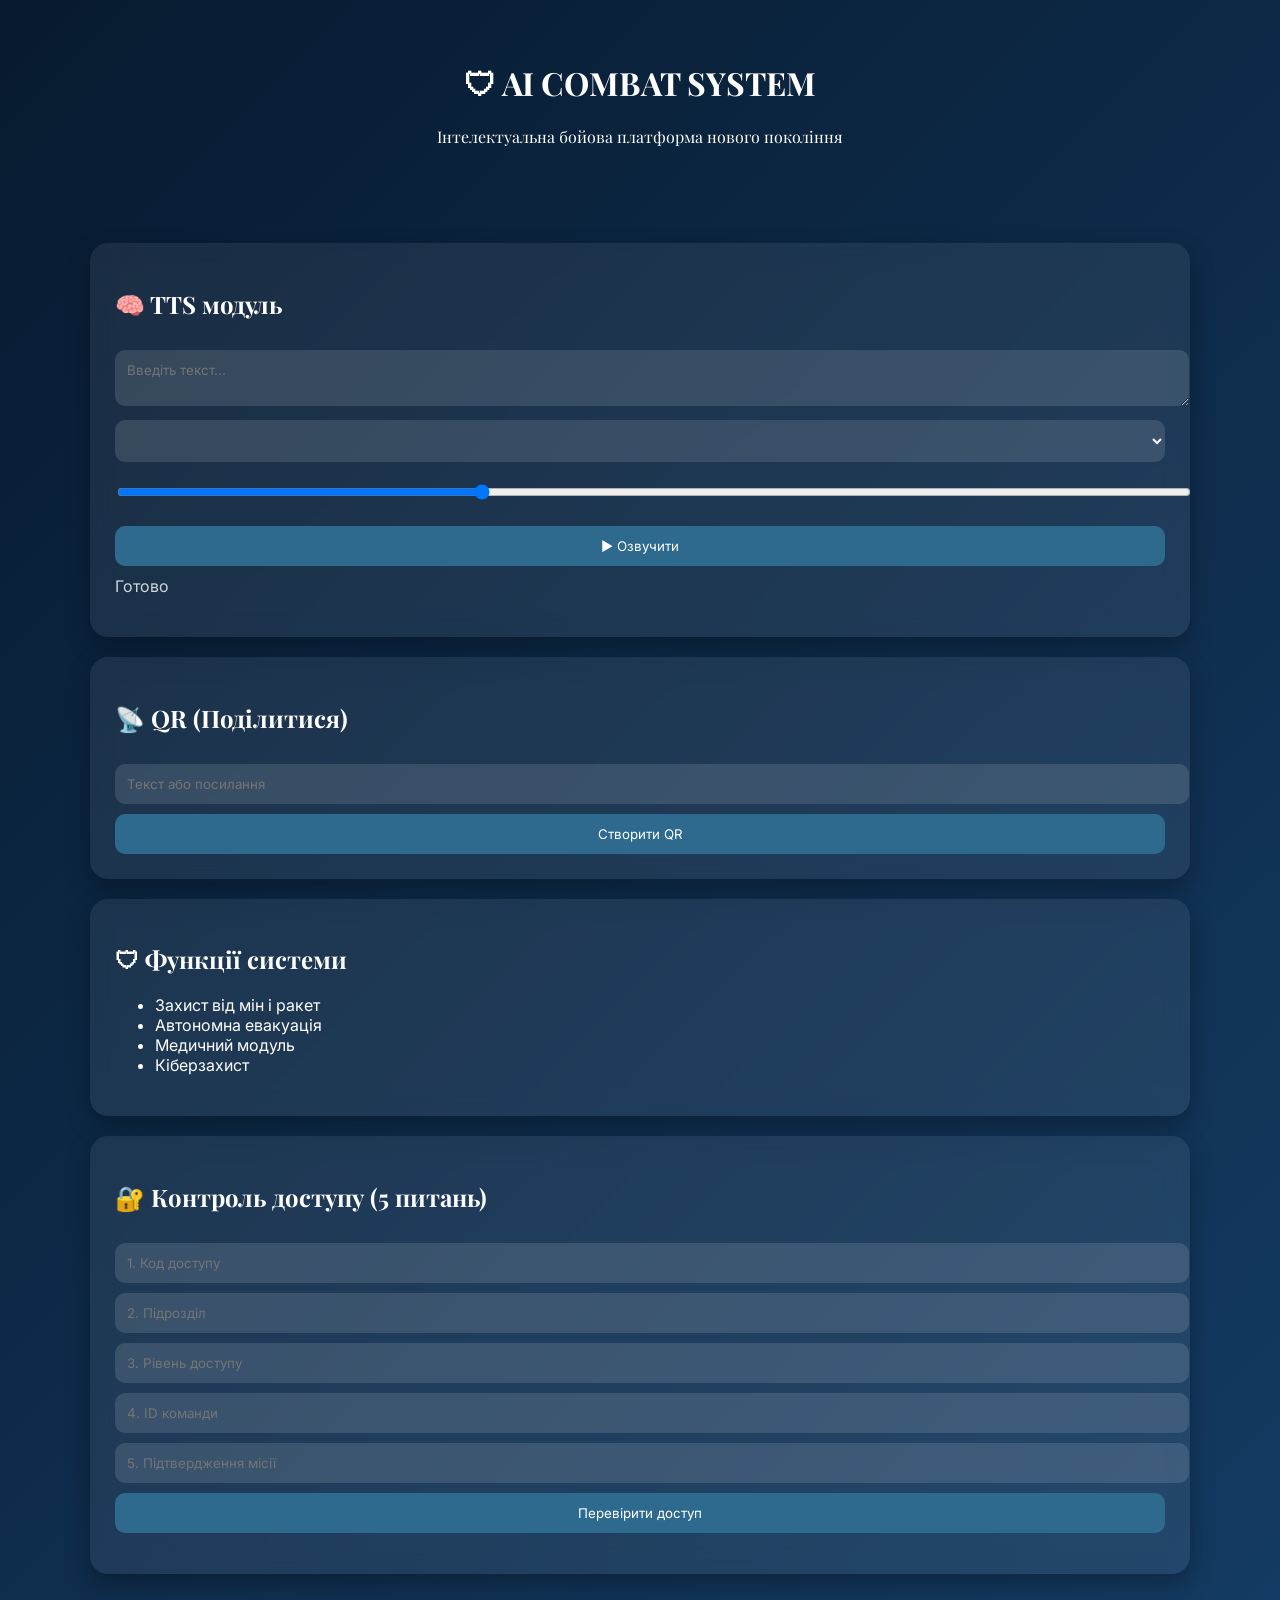
<file: index.html>
<!DOCTYPE html>
<html lang="uk">
<head>
<meta charset="UTF-8">
<meta name="viewport" content="width=device-width, initial-scale=1.0">
<title>AI Combat System</title>

<link href="https://fonts.googleapis.com/css2?family=Playfair+Display:wght@700&family=Inter:wght@300;400;600&display=swap" rel="stylesheet">

<style>

/* ===== BASE ===== */
body{
    margin:0;
    font-family:Inter;
    background:linear-gradient(135deg,#071A2F,#143B63);
    color:white;
}

/* ===== HEADER ===== */
header{
    text-align:center;
    padding:40px;
    font-family:"Playfair Display", serif;
}

/* ===== LAYOUT ===== */
.container{
    max-width:1100px;
    margin:auto;
    padding:20px;
}

/* ===== CARD (ЄДИНИЙ СТИЛЬ ДЛЯ ВСЬОГО) ===== */
.card{
    background:rgba(255,255,255,0.07);
    backdrop-filter:blur(12px);
    border-radius:18px;
    padding:25px;
    margin:20px 0;
    box-shadow:0 10px 25px rgba(0,0,0,0.3);
}

/* ===== TYPOGRAPHY ===== */
h1,h2{
    font-family:"Playfair Display", serif;
}

/* ===== INPUTS ===== */
input, textarea, select{
    width:100%;
    margin-top:10px;
    padding:12px;
    border:none;
    border-radius:10px;
    outline:none;
    font-family:Inter;

    background:rgba(255,255,255,0.12);
    color:white;
}

/* ===== BUTTONS ===== */
button{
    width:100%;
    padding:12px;
    border:none;
    border-radius:10px;
    margin-top:10px;

    background:#2D6A8D;
    color:white;
    cursor:pointer;
    transition:0.3s;
    font-family:Inter;
}

button:hover{
    background:#A7C7E7;
    color:#071A2F;
}

/* ===== QR ===== */
#qrBox img{
    margin-top:15px;
    width:200px;
    padding:10px;
    background:white;
    border-radius:12px;
}

/* ===== STATUS ===== */
.status{
    margin-top:10px;
    opacity:0.8;
}

</style>
</head>

<body>

<header>
    <h1>🛡 AI COMBAT SYSTEM</h1>
    <p>Інтелектуальна бойова платформа нового покоління</p>
</header>

<div class="container">

<!-- ================= TTS ================= -->
<div class="card">

<h2>🧠 TTS модуль</h2>

<textarea id="ttsText" placeholder="Введіть текст..."></textarea>

<select id="voices"></select>

<input type="range" id="rate" min="0.5" max="2" step="0.1" value="1">

<button onclick="speakText()">▶ Озвучити</button>

<p id="status" class="status">Готово</p>

</div>

<!-- ================= QR ================= -->
<div class="card">

<h2>📡 QR (Поділитися)</h2>

<input id="qrText" placeholder="Текст або посилання">

<button onclick="generateQR()">Створити QR</button>

<div id="qrBox"></div>

</div>

<!-- ================= SYSTEM ================= -->
<div class="card">

<h2>🛡 Функції системи</h2>

<ul>
<li>Захист від мін і ракет</li>
<li>Автономна евакуація</li>
<li>Медичний модуль</li>
<li>Кіберзахист</li>
</ul>

</div>

<!-- ================= SECURITY ================= -->
<div class="card">

<h2>🔐 Контроль доступу (5 питань)</h2>

<input id="q1" placeholder="1. Код доступу">
<input id="q2" placeholder="2. Підрозділ">
<input id="q3" placeholder="3. Рівень доступу">
<input id="q4" placeholder="4. ID команди">
<input id="q5" placeholder="5. Підтвердження місії">

<button onclick="checkAccess()">Перевірити доступ</button>

<p id="accessStatus" class="status"></p>

</div>

</div>

<script>

/* ================= TTS ================= */

let voices = [];

function loadVoices(){
    voices = speechSynthesis.getVoices();
    let select = document.getElementById("voices");
    select.innerHTML = "";

    voices.forEach((v,i)=>{
        let opt = document.createElement("option");
        opt.value = i;
        opt.textContent = v.name + " (" + v.lang + ")";
        select.appendChild(opt);
    });
}

speechSynthesis.onvoiceschanged = loadVoices;
loadVoices();

function speakText(){

    let text = document.getElementById("ttsText").value;

    if(!text){
        alert("Введіть текст");
        return;
    }

    let utter = new SpeechSynthesisUtterance(text);

    let voiceIndex = document.getElementById("voices").value;

    utter.voice = voices[voiceIndex];
    utter.rate = document.getElementById("rate").value;

    document.getElementById("status").innerText = "🔊 Відтворення...";

    utter.onend = ()=>{
        document.getElementById("status").innerText = "Готово";
    };

    window.speechSynthesis.speak(utter);
}

/* ================= QR ================= */

function generateQR(){

    let text = document.getElementById("qrText").value;

    if(!text){
        alert("Введіть текст");
        return;
    }

    let url =
    "https://api.qrserver.com/v1/create-qr-code/?size=250x250&data="
    + encodeURIComponent(text);

    document.getElementById("qrBox").innerHTML =
    `<img src="${url}" alt="QR Code">`;
}

/* ================= ACCESS SYSTEM ================= */

function checkAccess(){

    let a1 = document.getElementById("q1").value;
    let a2 = document.getElementById("q2").value;
    let a3 = document.getElementById("q3").value;
    let a4 = document.getElementById("q4").value;
    let a5 = document.getElementById("q5").value;

    if(!a1 || !a2 || !a3 || !a4 || !a5){
        document.getElementById("accessStatus").innerText =
        "⚠ Заповніть усі поля";
        return;
    }

    if(a1 === "12345" && a3.toLowerCase() === "high"){
        document.getElementById("accessStatus").innerText =
        "🟢 Доступ дозволено";
    } else {
        document.getElementById("accessStatus").innerText =
        "🔴 Доступ відхилено";
    }
}

</script>

</body>
</html>
</file>
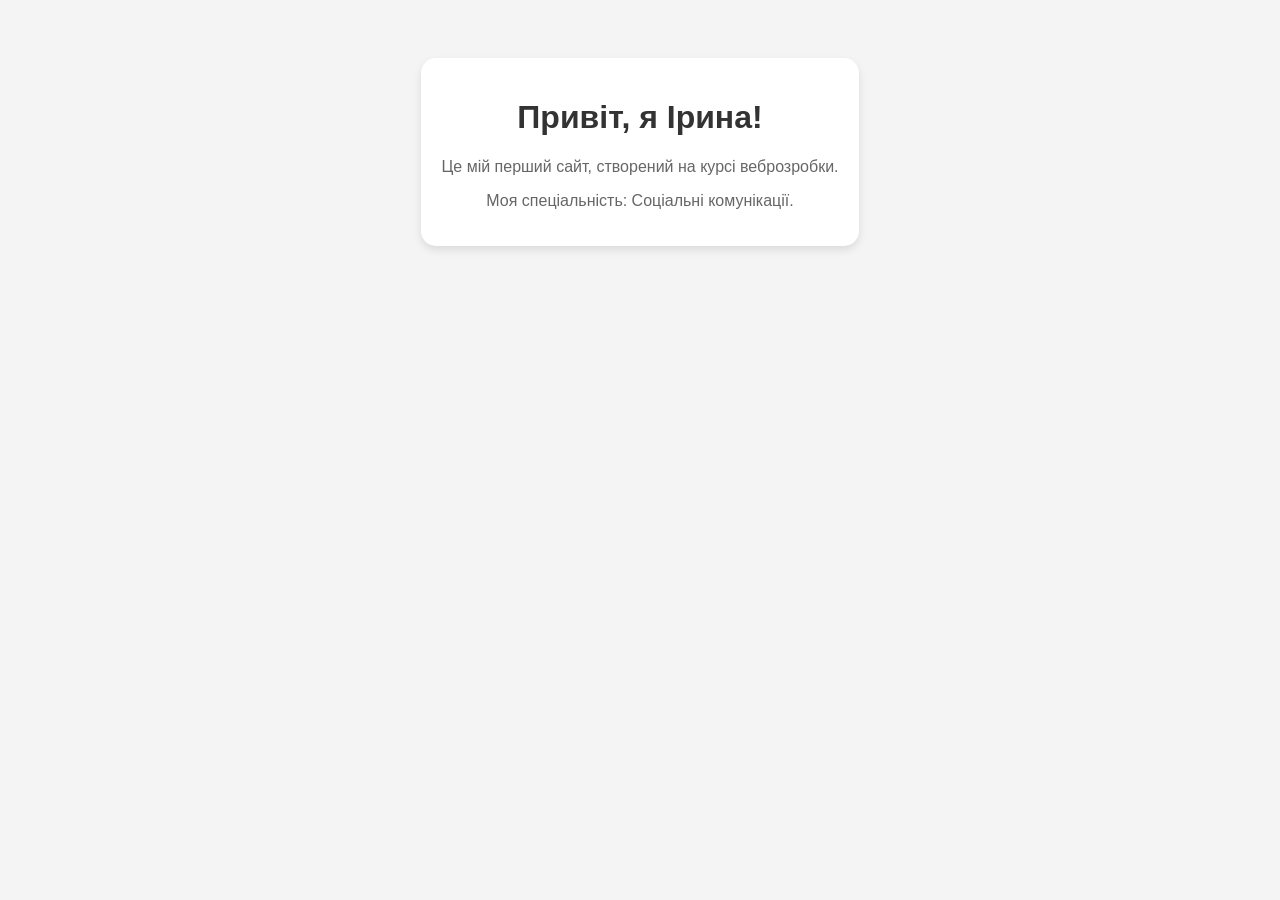
<file: README index.html>
<!DOCTYPE html>
<html lang="uk">
<head>
 <meta charset="UTF-8">
 <title>Візитка студента</title>
 <style>
 body { font-family: sans-serif; text-align: center; background-color: #f4f4f4; padding:
50px; }
 .card { background: white; padding: 20px; border-radius: 15px; box-shadow: 0 4px 8px
rgba(0,0,0,0.1); display: inline-block; }
 h1 { color: #333; }
 p { color: #666; }
 </style>
</head>
<body>
 <div class="card">
 <h1>Привіт, я Ірина!</h1>
 <p>Це мій перший сайт, створений на курсі веброзробки.</p>
 <p>Моя спеціальність: Соціальні комунікації.</p>
 </div>
</body>
</html>
</file>
